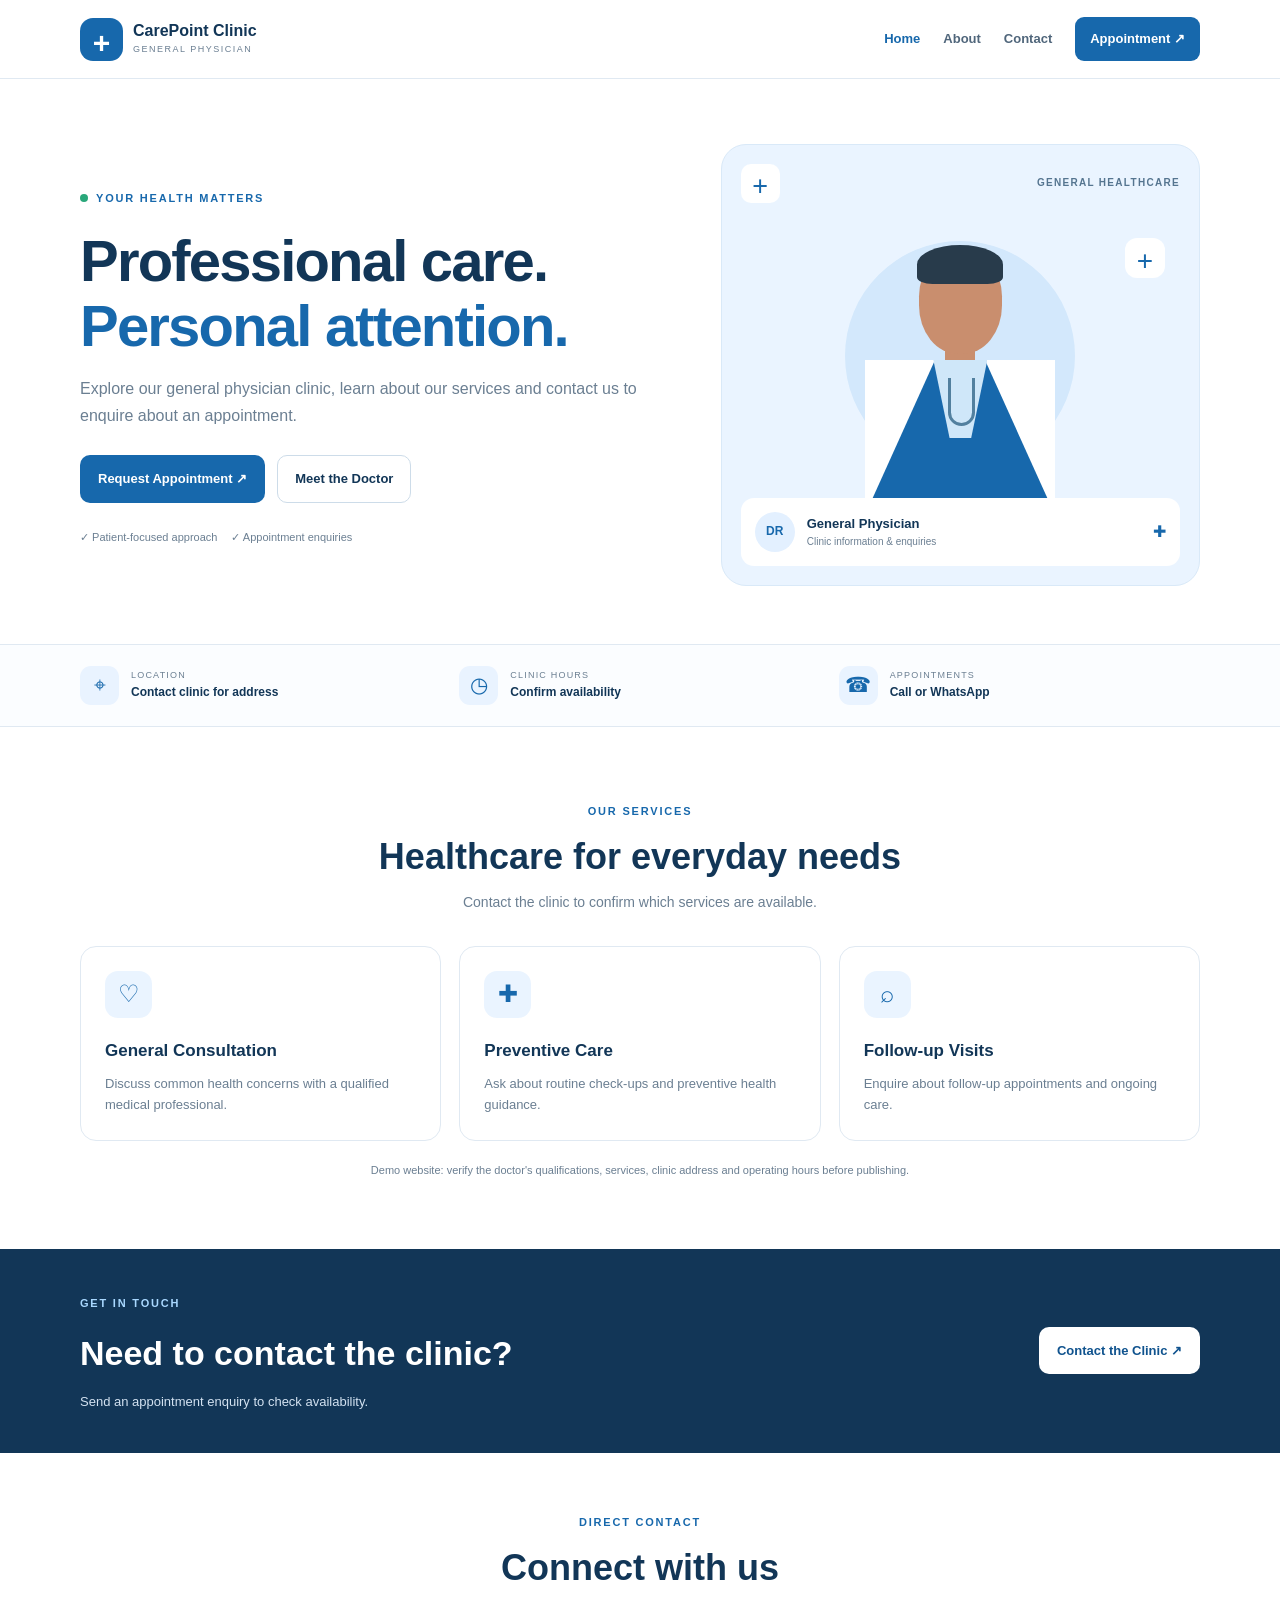
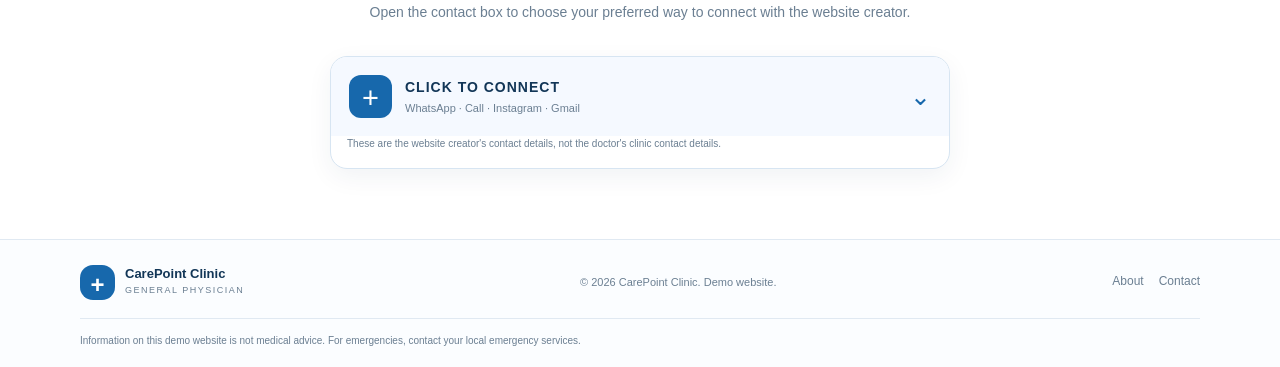
<file: index.html>
<!DOCTYPE html>
<html lang="en">
<head>
  <meta charset="UTF-8">
  <meta name="viewport" content="width=device-width, initial-scale=1">
  <meta name="theme-color" content="#f5f9ff">
  <meta name="description" content="General physician clinic information, services and appointment enquiries.">
  <title>CarePoint Clinic | General Physician</title>
  <link rel="stylesheet" href="style.css">
  <script src="script.js" defer></script>
</head>
<body>
<header class="site-header">
  <div class="container header-inner">
    <a class="brand" href="index.html">
      <span class="brand-mark">+</span>
      <span><strong>CarePoint Clinic</strong><small>GENERAL PHYSICIAN</small></span>
    </a>
    <button class="menu-toggle" aria-label="Open menu" aria-expanded="false" aria-controls="mainNav">☰</button>
    <nav class="nav" id="mainNav">
      <a class="active" href="index.html">Home</a>
      <a href="about.html">About</a>
      <a href="contact.html">Contact</a>
      <a class="nav-button" href="contact.html#appointment">Appointment ↗</a>
    </nav>
  </div>
</header>

<main>
  <section class="hero container">
    <div class="hero-copy">
      <span class="eyebrow"><span class="dot"></span> YOUR HEALTH MATTERS</span>
      <h1>Professional care.<br><span>Personal attention.</span></h1>
      <p class="lead">Explore our general physician clinic, learn about our services and contact us to enquire about an appointment.</p>
      <div class="button-row">
        <a class="btn btn-primary" href="contact.html#appointment">Request Appointment ↗</a>
        <a class="btn btn-outline" href="about.html">Meet the Doctor</a>
      </div>
      <div class="trust-points">
        <span>✓ Patient-focused approach</span>
        <span>✓ Appointment enquiries</span>
      </div>
    </div>

    <div class="hero-card">
      <div class="hero-card-top">
        <span class="hero-plus">+</span>
        <span class="mini-label">GENERAL HEALTHCARE</span>
      </div>
      <div class="doctor-art" aria-hidden="true">
        <div class="art-circle"></div>
        <div class="art-head"></div>
        <div class="art-hair"></div>
        <div class="art-neck"></div>
        <div class="art-body"></div>
        <div class="art-coat-left"></div>
        <div class="art-coat-right"></div>
        <div class="art-shirt"></div>
        <div class="art-stethoscope"></div>
        <div class="art-cross">+</div>
      </div>
      <div class="doctor-caption">
        <span class="avatar">DR</span>
        <span><strong>General Physician</strong><small>Clinic information & enquiries</small></span>
        <span class="caption-plus">✚</span>
      </div>
    </div>
  </section>

  <section class="quick-strip">
    <div class="container quick-grid">
      <div class="quick-item"><span class="quick-icon">⌖</span><span><small>LOCATION</small><strong>Contact clinic for address</strong></span></div>
      <div class="quick-item"><span class="quick-icon">◷</span><span><small>CLINIC HOURS</small><strong>Confirm availability</strong></span></div>
      <div class="quick-item"><span class="quick-icon">☎</span><span><small>APPOINTMENTS</small><strong>Call or WhatsApp</strong></span></div>
    </div>
  </section>

  <section class="section container">
    <div class="section-heading">
      <span class="eyebrow">OUR SERVICES</span>
      <h2>Healthcare for everyday needs</h2>
      <p>Contact the clinic to confirm which services are available.</p>
    </div>
    <div class="service-grid">
      <article class="service-card"><span class="service-icon">♡</span><h3>General Consultation</h3><p>Discuss common health concerns with a qualified medical professional.</p></article>
      <article class="service-card"><span class="service-icon">✚</span><h3>Preventive Care</h3><p>Ask about routine check-ups and preventive health guidance.</p></article>
      <article class="service-card"><span class="service-icon">⌕</span><h3>Follow-up Visits</h3><p>Enquire about follow-up appointments and ongoing care.</p></article>
    </div>
    <p class="notice">Demo website: verify the doctor's qualifications, services, clinic address and operating hours before publishing.</p>
  </section>

  <section class="cta-section">
    <div class="container cta-inner">
      <div><span class="eyebrow eyebrow-light">GET IN TOUCH</span><h2>Need to contact the clinic?</h2><p>Send an appointment enquiry to check availability.</p></div>
      <a class="btn btn-white" href="contact.html#appointment">Contact the Clinic ↗</a>
    </div>
  </section>

  <section class="section container contact-promo">
    <div class="section-heading">
      <span class="eyebrow">DIRECT CONTACT</span>
      <h2>Connect with us</h2>
      <p>Open the contact box to choose your preferred way to connect with the website creator.</p>
    </div>
    <div class="connect-box">
      <button class="connect-toggle" type="button" aria-expanded="false" aria-controls="connectOptions">
        <span class="connect-symbol">+</span>
        <span class="connect-title"><strong>CLICK TO CONNECT</strong><small>WhatsApp · Call · Instagram · Gmail</small></span>
        <span class="connect-arrow">⌄</span>
      </button>
      <div class="connect-options" id="connectOptions" hidden>
        <a class="connect-option whatsapp" data-whatsapp href="https://wa.me/919987475783" target="_blank" rel="noopener noreferrer"><span class="option-icon">W</span><span><strong>WhatsApp</strong><small>Send a message</small></span><span class="option-arrow">↗</span></a>
        <a class="connect-option call" data-call href="tel:+919987475783"><span class="option-icon">☎</span><span><strong>Call Me</strong><small>Call directly</small></span><span class="option-arrow">↗</span></a>
        <a class="connect-option instagram" href="https://www.instagram.com/harshwebdesignerrr11/" target="_blank" rel="noopener noreferrer"><span class="option-icon">◎</span><span><strong>Instagram</strong><small>@harshwebdesignerrr11</small></span><span class="option-arrow">↗</span></a>
        <a class="connect-option email" href="mailto:harshwardhankdm@gmail.com"><span class="option-icon">✉</span><span><strong>Gmail</strong><small>harshwardhankdm@gmail.com</small></span><span class="option-arrow">↗</span></a>
      </div>
      <p class="connect-footnote">These are the website creator's contact details, not the doctor's clinic contact details.</p>
    </div>
  </section>
</main>

<footer class="site-footer">
  <div class="container footer-inner">
    <a class="brand footer-brand" href="index.html"><span class="brand-mark">+</span><span><strong>CarePoint Clinic</strong><small>GENERAL PHYSICIAN</small></span></a>
    <p>© <span data-year></span> CarePoint Clinic. Demo website.</p>
    <div class="footer-links"><a href="about.html">About</a><a href="contact.html">Contact</a></div>
  </div>
  <div class="container footer-disclaimer">Information on this demo website is not medical advice. For emergencies, contact your local emergency services.</div>
</footer>
</body>
  </html>
</file>
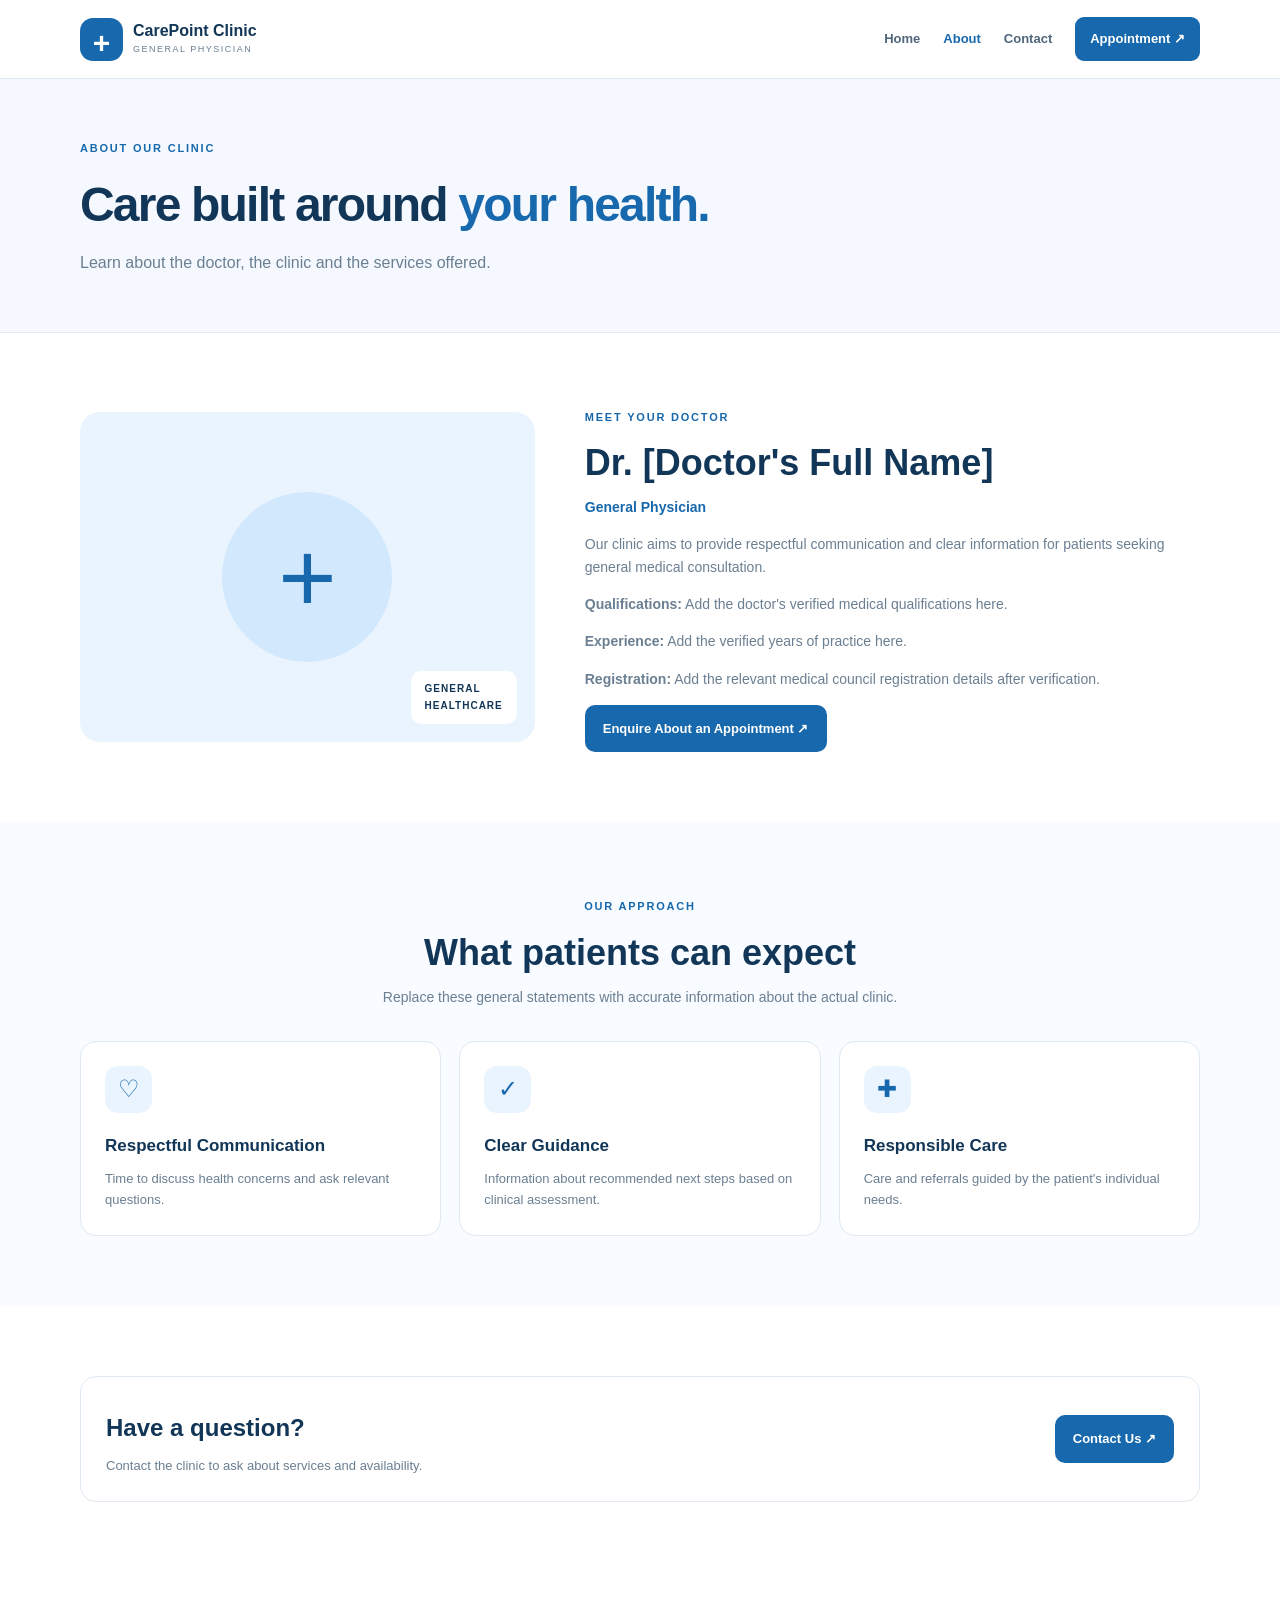
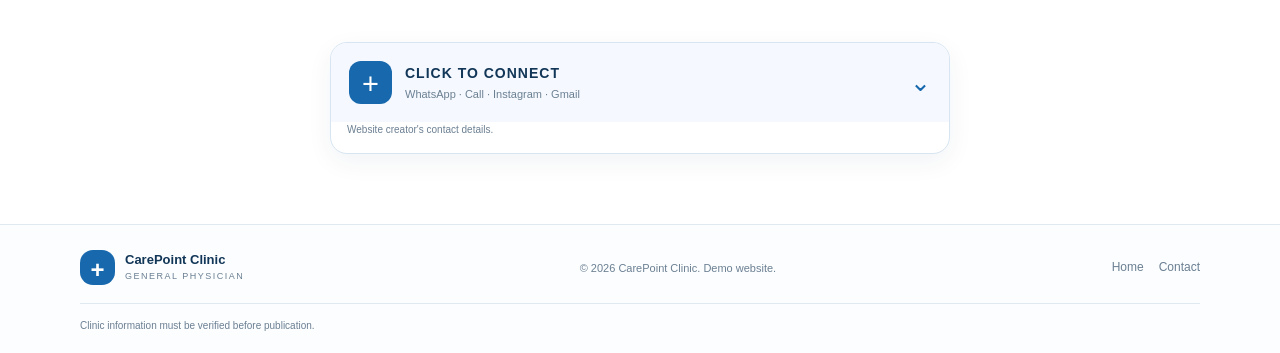
<file: about.html>
<!DOCTYPE html>
<html lang="en">
<head>
  <meta charset="UTF-8">
  <meta name="viewport" content="width=device-width, initial-scale=1">
  <meta name="theme-color" content="#f5f9ff">
  <meta name="description" content="Learn about the general physician clinic and its approach to patient care.">
  <title>About the Doctor | CarePoint Clinic</title>
  <link rel="stylesheet" href="style.css">
  <script src="script.js" defer></script>
</head>
<body>
<header class="site-header">
  <div class="container header-inner">
    <a class="brand" href="index.html"><span class="brand-mark">+</span><span><strong>CarePoint Clinic</strong><small>GENERAL PHYSICIAN</small></span></a>
    <button class="menu-toggle" aria-label="Open menu" aria-expanded="false" aria-controls="mainNav">☰</button>
    <nav class="nav" id="mainNav">
      <a href="index.html">Home</a><a class="active" href="about.html">About</a><a href="contact.html">Contact</a><a class="nav-button" href="contact.html#appointment">Appointment ↗</a>
    </nav>
  </div>
</header>

<main>
  <section class="page-banner">
    <div class="container"><span class="eyebrow">ABOUT OUR CLINIC</span><h1>Care built around <span>your health.</span></h1><p>Learn about the doctor, the clinic and the services offered.</p></div>
  </section>

  <section class="section container about-layout">
    <div class="about-art"><div class="about-art-circle">+</div><div class="about-art-label">GENERAL<br>HEALTHCARE</div></div>
    <div class="about-copy">
      <span class="eyebrow">MEET YOUR DOCTOR</span>
      <h2>Dr. [Doctor's Full Name]</h2>
      <p class="lead">General Physician</p>
      <p>Our clinic aims to provide respectful communication and clear information for patients seeking general medical consultation.</p>
      <p><strong>Qualifications:</strong> Add the doctor's verified medical qualifications here.</p>
      <p><strong>Experience:</strong> Add the verified years of practice here.</p>
      <p><strong>Registration:</strong> Add the relevant medical council registration details after verification.</p>
      <a class="btn btn-primary" href="contact.html#appointment">Enquire About an Appointment ↗</a>
    </div>
  </section>

  <section class="section section-soft">
    <div class="container">
      <div class="section-heading"><span class="eyebrow">OUR APPROACH</span><h2>What patients can expect</h2><p>Replace these general statements with accurate information about the actual clinic.</p></div>
      <div class="service-grid">
        <article class="service-card"><span class="service-icon">♡</span><h3>Respectful Communication</h3><p>Time to discuss health concerns and ask relevant questions.</p></article>
        <article class="service-card"><span class="service-icon">✓</span><h3>Clear Guidance</h3><p>Information about recommended next steps based on clinical assessment.</p></article>
        <article class="service-card"><span class="service-icon">✚</span><h3>Responsible Care</h3><p>Care and referrals guided by the patient's individual needs.</p></article>
      </div>
    </div>
  </section>

  <section class="section container">
    <div class="simple-cta"><div><h2>Have a question?</h2><p>Contact the clinic to ask about services and availability.</p></div><a class="btn btn-primary" href="contact.html">Contact Us ↗</a></div>
  </section>

  <section class="section container">
    <div class="connect-box">
      <button class="connect-toggle" type="button" aria-expanded="false" aria-controls="connectOptions"><span class="connect-symbol">+</span><span class="connect-title"><strong>CLICK TO CONNECT</strong><small>WhatsApp · Call · Instagram · Gmail</small></span><span class="connect-arrow">⌄</span></button>
      <div class="connect-options" id="connectOptions" hidden>
        <a class="connect-option whatsapp" data-whatsapp href="https://wa.me/919987475783" target="_blank" rel="noopener noreferrer"><span class="option-icon">W</span><span><strong>WhatsApp</strong><small>Send a message</small></span><span class="option-arrow">↗</span></a>
        <a class="connect-option call" data-call href="tel:+919987475783"><span class="option-icon">☎</span><span><strong>Call Me</strong><small>Call directly</small></span><span class="option-arrow">↗</span></a>
        <a class="connect-option instagram" href="https://www.instagram.com/harshwebdesignerrr11/" target="_blank" rel="noopener noreferrer"><span class="option-icon">◎</span><span><strong>Instagram</strong><small>@harshwebdesignerrr11</small></span><span class="option-arrow">↗</span></a>
        <a class="connect-option email" href="mailto:harshwardhankdm@gmail.com"><span class="option-icon">✉</span><span><strong>Gmail</strong><small>harshwardhankdm@gmail.com</small></span><span class="option-arrow">↗</span></a>
      </div>
      <p class="connect-footnote">Website creator's contact details.</p>
    </div>
  </section>
</main>

<footer class="site-footer"><div class="container footer-inner"><a class="brand footer-brand" href="index.html"><span class="brand-mark">+</span><span><strong>CarePoint Clinic</strong><small>GENERAL PHYSICIAN</small></span></a><p>© <span data-year></span> CarePoint Clinic. Demo website.</p><div class="footer-links"><a href="index.html">Home</a><a href="contact.html">Contact</a></div></div><div class="container footer-disclaimer">Clinic information must be verified before publication.</div></footer>
</body>
</html>
</file>
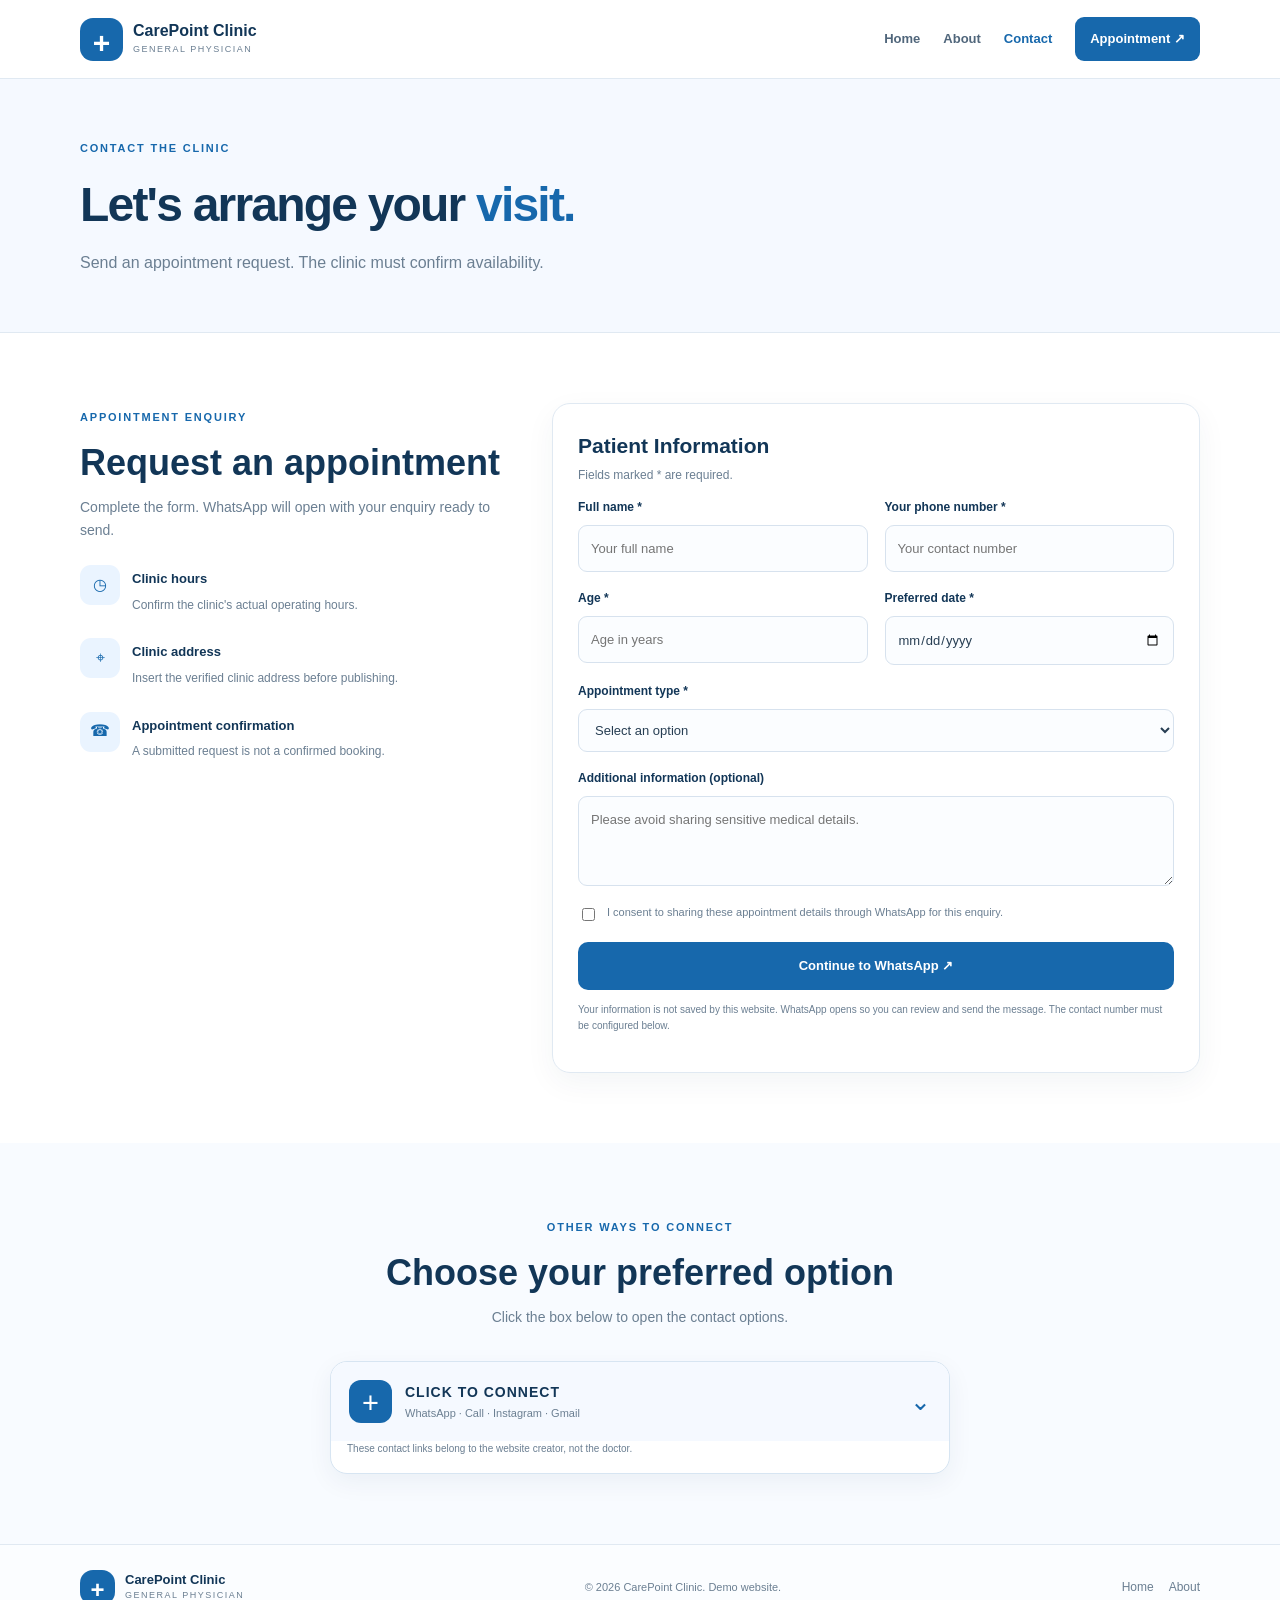
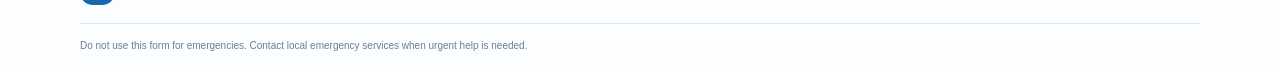
<file: contact.html>
<!DOCTYPE html>
<html lang="en">
<head>
  <meta charset="UTF-8">
  <meta name="viewport" content="width=device-width, initial-scale=1">
  <meta name="theme-color" content="#f5f9ff">
  <meta name="description" content="Contact the clinic and send an appointment enquiry.">
  <title>Contact & Appointments | CarePoint Clinic</title>
  <link rel="stylesheet" href="style.css">
  <script src="script.js" defer></script>
</head>
<body>
<header class="site-header">
  <div class="container header-inner">
    <a class="brand" href="index.html"><span class="brand-mark">+</span><span><strong>CarePoint Clinic</strong><small>GENERAL PHYSICIAN</small></span></a>
    <button class="menu-toggle" aria-label="Open menu" aria-expanded="false" aria-controls="mainNav">☰</button>
    <nav class="nav" id="mainNav"><a href="index.html">Home</a><a href="about.html">About</a><a class="active" href="contact.html">Contact</a><a class="nav-button" href="#appointment">Appointment ↗</a></nav>
  </div>
</header>

<main>
  <section class="page-banner">
    <div class="container"><span class="eyebrow">CONTACT THE CLINIC</span><h1>Let's arrange your <span>visit.</span></h1><p>Send an appointment request. The clinic must confirm availability.</p></div>
  </section>

  <section class="section container contact-layout" id="appointment">
    <div class="contact-intro">
      <span class="eyebrow">APPOINTMENT ENQUIRY</span>
      <h2>Request an appointment</h2>
      <p>Complete the form. WhatsApp will open with your enquiry ready to send.</p>
      <div class="contact-detail"><span class="detail-icon">◷</span><div><strong>Clinic hours</strong><p>Confirm the clinic's actual operating hours.</p></div></div>
      <div class="contact-detail"><span class="detail-icon">⌖</span><div><strong>Clinic address</strong><p>Insert the verified clinic address before publishing.</p></div></div>
      <div class="contact-detail"><span class="detail-icon">☎</span><div><strong>Appointment confirmation</strong><p>A submitted request is not a confirmed booking.</p></div></div>
    </div>

    <form class="patient-form" id="patientForm">
      <div class="form-heading"><h3>Patient Information</h3><p>Fields marked * are required.</p></div>
      <div class="form-grid">
        <div class="form-group"><label for="patientName">Full name *</label><input id="patientName" name="name" type="text" maxlength="80" autocomplete="name" required placeholder="Your full name"></div>
        <div class="form-group"><label for="patientPhone">Your phone number *</label><input id="patientPhone" name="phone" type="tel" maxlength="16" pattern="[0-9+\-\s]{10,16}" autocomplete="tel" required placeholder="Your contact number"></div>
        <div class="form-group"><label for="patientAge">Age *</label><input id="patientAge" name="age" type="number" min="0" max="120" required placeholder="Age in years"></div>
        <div class="form-group"><label for="appointmentDate">Preferred date *</label><input id="appointmentDate" name="date" type="date" required></div>
        <div class="form-group full-width"><label for="visitReason">Appointment type *</label><select id="visitReason" name="reason" required><option value="">Select an option</option><option>General consultation</option><option>Routine check-up</option><option>Follow-up visit</option><option>Other enquiry</option></select></div>
        <div class="form-group full-width"><label for="patientMessage">Additional information (optional)</label><textarea id="patientMessage" name="message" rows="3" maxlength="250" placeholder="Please avoid sharing sensitive medical details."></textarea></div>
      </div>
      <label class="consent"><input id="patientConsent" type="checkbox" required><span>I consent to sharing these appointment details through WhatsApp for this enquiry.</span></label>
      <button class="btn btn-primary form-submit" type="submit">Continue to WhatsApp ↗</button>
      <p class="form-note">Your information is not saved by this website. WhatsApp opens so you can review and send the message. The contact number must be configured below.</p>
      <p id="formStatus" role="status" aria-live="polite"></p>
    </form>
  </section>

  <section class="section section-soft">
    <div class="container">
      <div class="section-heading"><span class="eyebrow">OTHER WAYS TO CONNECT</span><h2>Choose your preferred option</h2><p>Click the box below to open the contact options.</p></div>
      <div class="connect-box">
        <button class="connect-toggle" type="button" aria-expanded="false" aria-controls="connectOptions"><span class="connect-symbol">+</span><span class="connect-title"><strong>CLICK TO CONNECT</strong><small>WhatsApp · Call · Instagram · Gmail</small></span><span class="connect-arrow">⌄</span></button>
        <div class="connect-options" id="connectOptions" hidden>
          <a class="connect-option whatsapp" data-whatsapp href="https://wa.me/919987475783" target="_blank" rel="noopener noreferrer"><span class="option-icon">W</span><span><strong>WhatsApp</strong><small>Send a message</small></span><span class="option-arrow">↗</span></a>
          <a class="connect-option call" data-call href="tel:+919987475783"><span class="option-icon">☎</span><span><strong>Call Me</strong><small>Call directly</small></span><span class="option-arrow">↗</span></a>
          <a class="connect-option instagram" href="https://www.instagram.com/harshwebdesignerrr11/" target="_blank" rel="noopener noreferrer"><span class="option-icon">◎</span><span><strong>Instagram</strong><small>@harshwebdesignerrr11</small></span><span class="option-arrow">↗</span></a>
          <a class="connect-option email" href="mailto:harshwardhankdm@gmail.com"><span class="option-icon">✉</span><span><strong>Gmail</strong><small>harshwardhankdm@gmail.com</small></span><span class="option-arrow">↗</span></a>
        </div>
        <p class="connect-footnote">These contact links belong to the website creator, not the doctor.</p>
      </div>
    </div>
  </section>
</main>

<footer class="site-footer"><div class="container footer-inner"><a class="brand footer-brand" href="index.html"><span class="brand-mark">+</span><span><strong>CarePoint Clinic</strong><small>GENERAL PHYSICIAN</small></span></a><p>© <span data-year></span> CarePoint Clinic. Demo website.</p><div class="footer-links"><a href="index.html">Home</a><a href="about.html">About</a></div></div><div class="container footer-disclaimer">Do not use this form for emergencies. Contact local emergency services when urgent help is needed.</div></footer>
</body>
  </html>
</file>
<file: style.css>
/* =========================================
   CAREPOINT CLINIC
   STYLE.CSS — PART 1/3
   Base, Header, Hero, Doctor Illustration
========================================= */

:root {
  --navy: #123657;
  --blue: #1768ac;
  --blue-dark: #10538e;
  --pale: #f5f9ff;
  --text: #273e53;
  --muted: #6b7f92;
  --border: #e0e9f2;
  --white: #ffffff;
  --green: #16834a;
}

* {
  box-sizing: border-box;
}

html {
  scroll-behavior: auto;
  scroll-padding-top: 85px;
}

body {
  margin: 0;
  font-family: Arial, Helvetica, sans-serif;
  color: var(--text);
  background: var(--white);
  line-height: 1.65;
  overflow-wrap: anywhere;
}

img {
  max-width: 100%;
}

a {
  color: inherit;
  text-decoration: none;
}

button,
input,
select,
textarea {
  font: inherit;
}

button,
a {
  -webkit-tap-highlight-color: transparent;
}

button:focus-visible,
a:focus-visible,
input:focus-visible,
select:focus-visible,
textarea:focus-visible {
  outline: 3px solid #82c5f4;
  outline-offset: 3px;
}

.container {
  width: min(1120px, 92%);
  margin-inline: auto;
}

/* HEADER */

.site-header {
  background: rgba(255, 255, 255, 0.98);
  border-bottom: 1px solid var(--border);
  position: sticky;
  top: 0;
  z-index: 50;
}

.header-inner {
  min-height: 78px;
  display: flex;
  align-items: center;
  justify-content: space-between;
  gap: 20px;
}

.brand {
  display: inline-flex;
  align-items: center;
  gap: 10px;
  min-width: 0;
}

.brand-mark {
  width: 43px;
  height: 43px;
  border-radius: 13px;
  display: grid;
  place-items: center;
  flex-shrink: 0;
  color: #fff;
  background: var(--blue);
  font-size: 30px;
  font-weight: 700;
}

.brand strong {
  display: block;
  color: var(--navy);
  font-size: 16px;
  line-height: 1.3;
}

.brand small {
  display: block;
  color: var(--muted);
  font-size: 9px;
  letter-spacing: 1.5px;
}

/* DESKTOP NAVIGATION */

.nav {
  display: flex;
  align-items: center;
  gap: 23px;
}

.nav a {
  font-size: 13px;
  font-weight: 600;
  color: #50667b;
}

.nav a.active {
  color: var(--blue);
}

.nav a.nav-button {
  color: #fff;
  background: var(--blue);
  padding: 11px 15px;
  border-radius: 9px;
}

.nav-button:hover,
.btn-primary:hover {
  background: var(--blue-dark);
}

/* MOBILE MENU BUTTON */

.menu-toggle {
  display: none;
  border: 1px solid var(--border);
  border-radius: 9px;
  background: var(--pale);
  color: var(--navy);
  font-size: 23px;
  width: 44px;
  height: 44px;
  cursor: pointer;
}

/* HERO SECTION */

.hero {
  display: grid;
  grid-template-columns: 1.1fr 0.9fr;
  align-items: center;
  gap: 55px;
  padding-block: 65px 58px;
}

.eyebrow {
  color: var(--blue);
  font-size: 11px;
  font-weight: 700;
  letter-spacing: 1.8px;
  display: inline-flex;
  align-items: center;
  gap: 8px;
}

.dot {
  width: 8px;
  height: 8px;
  border-radius: 50%;
  background: #29a77a;
}

h1,
h2,
h3,
p {
  margin-top: 0;
}

.hero h1,
.page-banner h1 {
  color: var(--navy);
  font-size: clamp(36px, 5vw, 58px);
  line-height: 1.12;
  letter-spacing: -1.8px;
  margin: 18px 0;
}

.hero h1 span,
.page-banner h1 span {
  color: var(--blue);
}

.lead {
  color: var(--muted);
  font-size: 16px;
  max-width: 560px;
}

/* HERO BUTTONS */

.button-row {
  display: flex;
  flex-wrap: wrap;
  gap: 12px;
  margin-top: 26px;
}

.btn {
  min-height: 47px;
  padding: 12px 17px;
  border-radius: 10px;
  display: inline-flex;
  align-items: center;
  justify-content: center;
  text-align: center;
  font-size: 13px;
  font-weight: 700;
  border: 1px solid transparent;
  cursor: pointer;
}

.btn-primary {
  color: #fff;
  background: var(--blue);
}

.btn-outline {
  border-color: #cddce9;
  background: #fff;
  color: var(--navy);
}

.btn-white {
  background: #fff;
  color: var(--blue-dark);
}

.trust-points {
  display: flex;
  flex-wrap: wrap;
  gap: 14px;
  margin-top: 25px;
  color: var(--muted);
  font-size: 11px;
}

/* DOCTOR ILLUSTRATION CARD */

.hero-card {
  background: #eaf4ff;
  border: 1px solid #d9e9f8;
  border-radius: 25px;
  padding: 19px;
  min-width: 0;
}

.hero-card-top {
  display: flex;
  justify-content: space-between;
  align-items: center;
}

.hero-plus {
  background: #fff;
  color: var(--blue);
  border-radius: 10px;
  width: 39px;
  height: 39px;
  display: grid;
  place-items: center;
  font-size: 27px;
}

.mini-label {
  font-size: 10px;
  font-weight: 700;
  letter-spacing: 1.3px;
  color: #557590;
}

.doctor-art {
  position: relative;
  height: 295px;
  overflow: hidden;
}

.art-circle {
  position: absolute;
  width: 230px;
  height: 230px;
  background: #d3e8fc;
  border-radius: 50%;
  top: 38px;
  left: 50%;
  transform: translateX(-50%);
}

.art-head {
  position: absolute;
  z-index: 2;
  width: 83px;
  height: 103px;
  top: 48px;
  left: calc(50% - 41px);
  background: #c98e6e;
  border-radius: 44% 44% 47% 47%;
}

.art-hair {
  position: absolute;
  z-index: 3;
  width: 86px;
  height: 39px;
  top: 42px;
  left: calc(50% - 43px);
  background: #283b4b;
  border-radius: 55% 55% 20% 20%;
}

.art-neck {
  position: absolute;
  z-index: 1;
  top: 134px;
  left: calc(50% - 15px);
  width: 30px;
  height: 33px;
  background: #c98e6e;
}

.art-body {
  position: absolute;
  z-index: 1;
  width: 190px;
  height: 155px;
  left: calc(50% - 95px);
  top: 158px;
  background: #1768ac;
  border-radius: 65px 65px 8px 8px;
}

.art-coat-left,
.art-coat-right {
  position: absolute;
  z-index: 2;
  top: 157px;
  width: 0;
  height: 0;
  border-top: 155px solid #fff;
}

.art-coat-left {
  left: calc(50% - 95px);
  border-right: 70px solid transparent;
}

.art-coat-right {
  left: calc(50% + 25px);
  border-left: 70px solid transparent;
}

.art-shirt {
  position: absolute;
  z-index: 3;
  top: 157px;
  left: calc(50% - 27px);
  width: 54px;
  height: 78px;
  background: #cfe7f9;
  clip-path: polygon(0 0, 100% 0, 70% 100%, 30% 100%);
}

.art-stethoscope {
  position: absolute;
  z-index: 4;
  top: 175px;
  left: calc(50% - 12px);
  width: 27px;
  height: 48px;
  border: 3px solid #52809f;
  border-top: 0;
  border-radius: 0 0 18px 18px;
}

.art-cross {
  position: absolute;
  z-index: 5;
  right: 15px;
  top: 35px;
  width: 40px;
  height: 40px;
  border-radius: 12px;
  background: #fff;
  color: var(--blue);
  display: grid;
  place-items: center;
  font-size: 28px;
}

/* DOCTOR CARD DETAILS */

.doctor-caption {
  display: flex;
  align-items: center;
  gap: 12px;
  background: #fff;
  padding: 14px;
  border-radius: 13px;
}

.avatar {
  width: 40px;
  height: 40px;
  display: grid;
  place-items: center;
  border-radius: 50%;
  background: #e3f0ff;
  color: var(--blue);
  font-size: 12px;
  font-weight: 700;
}

.doctor-caption strong,
.doctor-caption small {
  display: block;
}

.doctor-caption strong {
  color: var(--navy);
  font-size: 13px;
}

.doctor-caption small {
  color: var(--muted);
  font-size: 10px;
}

.caption-plus {
  margin-left: auto;
  color: var(--blue);
  }


/* =========================================
   CAREPOINT CLINIC
   STYLE.CSS — PART 2/3
   Services, Contact Box, About, Form, Footer
========================================= */

/* QUICK INFORMATION STRIP */

.quick-strip {
  border-block: 1px solid var(--border);
  background: #fbfdff;
}

.quick-grid {
  display: grid;
  grid-template-columns: repeat(3, 1fr);
  padding-block: 21px;
  gap: 18px;
}

.quick-item {
  display: flex;
  align-items: center;
  gap: 12px;
  min-width: 0;
}

.quick-icon {
  width: 39px;
  height: 39px;
  flex-shrink: 0;
  display: grid;
  place-items: center;
  border-radius: 11px;
  background: #e9f3ff;
  color: var(--blue);
  font-size: 21px;
}

.quick-item small,
.quick-item strong {
  display: block;
}

.quick-item small {
  font-size: 9px;
  letter-spacing: 1.2px;
  color: var(--muted);
}

.quick-item strong {
  font-size: 12px;
  color: var(--navy);
}

/* GENERAL SECTION LAYOUT */

.section {
  padding-block: 70px;
}

.section-heading {
  text-align: center;
  max-width: 620px;
  margin: 0 auto 32px;
}

.section-heading h2,
.about-copy h2,
.contact-intro h2,
.simple-cta h2 {
  color: var(--navy);
  font-size: clamp(26px, 4vw, 36px);
  line-height: 1.2;
  margin: 12px 0;
}

.section-heading p {
  color: var(--muted);
  font-size: 14px;
}

/* SERVICE CARDS */

.service-grid {
  display: grid;
  grid-template-columns: repeat(3, minmax(0, 1fr));
  gap: 18px;
}

.service-card {
  border: 1px solid var(--border);
  border-radius: 16px;
  padding: 24px;
  background: #fff;
}

.service-icon {
  display: grid;
  place-items: center;
  width: 47px;
  height: 47px;
  border-radius: 13px;
  background: #eaf4ff;
  color: var(--blue);
  font-size: 24px;
}

.service-card h3 {
  color: var(--navy);
  font-size: 17px;
  margin: 19px 0 8px;
}

.service-card p {
  color: var(--muted);
  font-size: 13px;
  margin-bottom: 0;
}

.notice {
  text-align: center;
  color: var(--muted);
  font-size: 11px;
  margin: 20px 0 0;
}

/* CALL TO ACTION */

.cta-section {
  background: var(--navy);
  color: #fff;
}

.cta-inner {
  display: flex;
  justify-content: space-between;
  align-items: center;
  gap: 25px;
  padding-block: 40px;
}

.cta-inner h2 {
  font-size: clamp(25px, 4vw, 34px);
  margin: 10px 0;
}

.cta-inner p {
  color: #d3e2f1;
  font-size: 13px;
  margin: 0;
}

.eyebrow-light {
  color: #a9d8ff;
}

/* CLICK TO CONNECT BOX */

.contact-promo {
  padding-top: 55px;
}

.connect-box {
  max-width: 620px;
  margin: 0 auto;
  border: 1px solid #d7e5f2;
  background: #fff;
  border-radius: 17px;
  overflow: hidden;
  box-shadow: 0 8px 26px rgba(18, 54, 87, 0.06);
}

.connect-toggle {
  width: 100%;
  display: flex;
  align-items: center;
  gap: 13px;
  padding: 18px;
  text-align: left;
  border: 0;
  background: #f5f9ff;
  color: var(--navy);
  cursor: pointer;
}

.connect-symbol {
  width: 43px;
  height: 43px;
  flex-shrink: 0;
  border-radius: 12px;
  display: grid;
  place-items: center;
  color: #fff;
  background: var(--blue);
  font-size: 29px;
}

.connect-title {
  flex: 1;
  min-width: 0;
}

.connect-title strong,
.connect-title small {
  display: block;
}

.connect-title strong {
  font-size: 14px;
  letter-spacing: 1px;
}

.connect-title small {
  font-size: 11px;
  color: var(--muted);
}

.connect-arrow {
  font-size: 25px;
  color: var(--blue);
}

.connect-options {
  padding: 10px;
  display: grid;
  gap: 9px;
}

.connect-options[hidden] {
  display: none;
}

.connect-option {
  display: flex;
  align-items: center;
  gap: 12px;
  min-width: 0;
  padding: 13px;
  border: 1px solid var(--border);
  border-radius: 12px;
}

.connect-option:hover {
  background: #f7faff;
}

.option-icon {
  width: 39px;
  height: 39px;
  flex-shrink: 0;
  border-radius: 10px;
  display: grid;
  place-items: center;
  font-size: 18px;
  font-weight: 700;
  background: #edf4ff;
  color: var(--blue);
}

.whatsapp .option-icon {
  background: #e6f7ec;
  color: #16834a;
}

.instagram .option-icon {
  background: #fbeafa;
  color: #a52c7b;
}

.email .option-icon {
  background: #eaf2ff;
  color: #285cba;
}

.connect-option > span:nth-child(2) {
  flex: 1;
  min-width: 0;
}

.connect-option strong,
.connect-option small {
  display: block;
}

.connect-option strong {
  color: var(--navy);
  font-size: 13px;
}

.connect-option small {
  color: var(--muted);
  font-size: 11px;
  overflow-wrap: anywhere;
}

.option-arrow {
  color: var(--blue);
}

.connect-footnote {
  margin: 0;
  padding: 0 16px 15px;
  color: var(--muted);
  font-size: 10px;
}

/* INNER PAGE BANNER */

.page-banner {
  background: var(--pale);
  padding-block: 55px;
  border-bottom: 1px solid var(--border);
}

.page-banner h1 {
  font-size: clamp(34px, 5vw, 48px);
}

.page-banner p {
  color: var(--muted);
  margin-bottom: 0;
}

/* ABOUT PAGE */

.about-layout {
  display: grid;
  grid-template-columns: 0.85fr 1.15fr;
  align-items: center;
  gap: 50px;
}

.about-art {
  min-height: 330px;
  border-radius: 20px;
  background: #eaf4ff;
  display: grid;
  place-items: center;
  position: relative;
  overflow: hidden;
}

.about-art-circle {
  width: 170px;
  height: 170px;
  display: grid;
  place-items: center;
  border-radius: 50%;
  background: #d2e8fd;
  color: var(--blue);
  font-size: 100px;
}

.about-art-label {
  position: absolute;
  bottom: 18px;
  right: 18px;
  background: #fff;
  color: var(--navy);
  padding: 10px 14px;
  border-radius: 10px;
  font-size: 10px;
  font-weight: 700;
  letter-spacing: 1px;
}

.about-copy p {
  color: var(--muted);
  font-size: 14px;
}

.about-copy .lead {
  color: var(--blue);
  font-weight: 700;
}

.section-soft {
  background: #f8fbff;
}

/* SIMPLE CALL TO ACTION */

.simple-cta {
  display: flex;
  align-items: center;
  justify-content: space-between;
  gap: 20px;
  border: 1px solid var(--border);
  border-radius: 16px;
  padding: 25px;
}

.simple-cta h2 {
  font-size: 24px;
}

.simple-cta p {
  color: var(--muted);
  margin-bottom: 0;
  font-size: 13px;
}

/* CONTACT PAGE */

.contact-layout {
  display: grid;
  grid-template-columns: 0.8fr 1.2fr;
  align-items: start;
  gap: 40px;
}

.contact-intro > p {
  color: var(--muted);
  font-size: 14px;
}

.contact-detail {
  display: flex;
  gap: 12px;
  margin-top: 23px;
}

.detail-icon {
  width: 40px;
  height: 40px;
  flex-shrink: 0;
  display: grid;
  place-items: center;
  border-radius: 11px;
  background: #eaf4ff;
  color: var(--blue);
}

.contact-detail strong {
  color: var(--navy);
  font-size: 13px;
}

.contact-detail p {
  color: var(--muted);
  font-size: 12px;
  margin: 4px 0 0;
}

/* PATIENT INFORMATION FORM */

.patient-form {
  border: 1px solid var(--border);
  border-radius: 18px;
  padding: 25px;
  box-shadow: 0 10px 30px rgba(18, 54, 87, 0.05);
}

.form-heading h3 {
  color: var(--navy);
  margin-bottom: 3px;
  font-size: 21px;
}

.form-heading p {
  color: var(--muted);
  font-size: 12px;
}

.form-grid {
  display: grid;
  grid-template-columns: repeat(2, minmax(0, 1fr));
  gap: 17px;
}

.form-group {
  min-width: 0;
  display: flex;
  flex-direction: column;
  gap: 7px;
}

.form-group label {
  color: var(--navy);
  font-size: 12px;
  font-weight: 700;
}

.form-group input,
.form-group select,
.form-group textarea {
  width: 100%;
  min-width: 0;
  border: 1px solid #d7e2ee;
  border-radius: 9px;
  padding: 12px;
  color: var(--text);
  background: #fbfdff;
  font-size: 13px;
}

.form-group textarea {
  resize: vertical;
}

.full-width {
  grid-column: 1 / -1;
}

.consent {
  display: flex;
  align-items: flex-start;
  gap: 9px;
  color: var(--muted);
  font-size: 11px;
  line-height: 1.6;
  margin: 18px 0;
}

.consent input {
  margin-top: 4px;
  flex-shrink: 0;
}

.form-submit {
  width: 100%;
}

.form-note {
  color: var(--muted);
  font-size: 10px;
  margin: 12px 0 0;
}

#formStatus {
  color: var(--blue-dark);
  font-size: 12px;
  overflow-wrap: anywhere;
}

/* FOOTER */

.site-footer {
  border-top: 1px solid var(--border);
  background: #fbfdff;
  padding-block: 25px 18px;
}

.footer-inner {
  display: flex;
  justify-content: space-between;
  align-items: center;
  gap: 20px;
}

.footer-inner > p {
  color: var(--muted);
  font-size: 11px;
  margin: 0;
}

.footer-brand .brand-mark {
  width: 35px;
  height: 35px;
  font-size: 24px;
}

.footer-brand strong {
  font-size: 13px;
}

.footer-links {
  display: flex;
  gap: 15px;
  font-size: 12px;
  color: var(--muted);
}

.footer-disclaimer {
  color: var(--muted);
  border-top: 1px solid var(--border);
  padding-top: 14px;
  margin-top: 18px;
  font-size: 10px;
}


/* =========================================
   CAREPOINT CLINIC
   STYLE.CSS — PART 3/3
   Responsive Layout and Mobile Fixes
========================================= */

/* TABLET AND MOBILE */

@media (max-width: 800px) {
  .header-inner {
    min-height: 70px;
  }

  .menu-toggle {
    display: block;
  }

  .nav {
    display: none;
    position: absolute;
    top: 69px;
    left: 0;
    right: 0;
    padding: 14px 4% 18px;
    background: #fff;
    border-bottom: 1px solid var(--border);
    flex-direction: column;
    align-items: stretch;
    gap: 5px;
  }

  .nav.open {
    display: flex;
  }

  .nav a {
    padding: 11px 10px;
    border-radius: 7px;
  }

  .nav a.nav-button {
    text-align: center;
    margin-top: 5px;
  }

  .hero {
    grid-template-columns: 1fr;
    gap: 30px;
    padding-block: 43px;
  }

  .hero-copy {
    max-width: 650px;
  }

  .hero-card {
    max-width: 520px;
    width: 100%;
    margin-inline: auto;
  }

  .quick-grid {
    grid-template-columns: 1fr;
    gap: 15px;
  }

  .quick-item {
    padding-block: 4px;
  }

  .service-grid {
    grid-template-columns: 1fr;
  }

  .service-card {
    padding: 20px;
  }

  .about-layout,
  .contact-layout {
    grid-template-columns: 1fr;
    gap: 30px;
  }

  .about-art {
    min-height: 250px;
  }

  .about-copy,
  .contact-intro {
    max-width: 650px;
  }

  .cta-inner {
    align-items: flex-start;
    flex-direction: column;
  }

  .footer-inner {
    flex-wrap: wrap;
  }
}

/* SMALL MOBILE SCREENS */

@media (max-width: 480px) {
  .container {
    width: 91%;
  }

  .brand {
    gap: 8px;
  }

  .brand-mark {
    width: 38px;
    height: 38px;
  }

  .brand strong {
    font-size: 14px;
  }

  .brand small {
    font-size: 8px;
    letter-spacing: 1px;
  }

  .hero h1 {
    font-size: 38px;
    letter-spacing: -1px;
  }

  .hero .lead {
    font-size: 14px;
  }

  .button-row {
    flex-direction: column;
  }

  .button-row .btn {
    width: 100%;
  }

  .doctor-art {
    height: 260px;
  }

  .art-circle {
    width: 200px;
    height: 200px;
    top: 28px;
  }

  .art-body {
    top: 148px;
  }

  .art-coat-left,
  .art-coat-right {
    top: 147px;
  }

  .art-shirt {
    top: 147px;
  }

  .art-stethoscope {
    top: 165px;
  }

  .section {
    padding-block: 48px;
  }

  .page-banner {
    padding-block: 40px;
  }

  .page-banner h1 {
    font-size: 36px;
    letter-spacing: -1px;
  }

  .connect-toggle {
    padding: 13px;
    gap: 10px;
  }

  .connect-symbol {
    width: 39px;
    height: 39px;
  }

  .connect-title strong {
    font-size: 12px;
  }

  .connect-title small {
    font-size: 10px;
  }

  .connect-option {
    padding: 11px 9px;
  }

  .patient-form {
    padding: 17px;
  }

  .form-grid {
    grid-template-columns: 1fr;
  }

  .full-width {
    grid-column: auto;
  }

  .simple-cta {
    align-items: flex-start;
    flex-direction: column;
    padding: 20px;
  }

  .footer-inner {
    align-items: flex-start;
    flex-direction: column;
  }
}

/* EXTRA NARROW DEVICES */

@media (max-width: 350px) {
  .hero h1 {
    font-size: 32px;
  }

  .brand strong {
    font-size: 12px;
  }

  .brand small {
    font-size: 7px;
  }

  .connect-title strong {
    font-size: 11px;
  }

  .connect-title small {
    font-size: 9px;
  }

  .patient-form {
    padding: 13px;
  }
}
</file>
